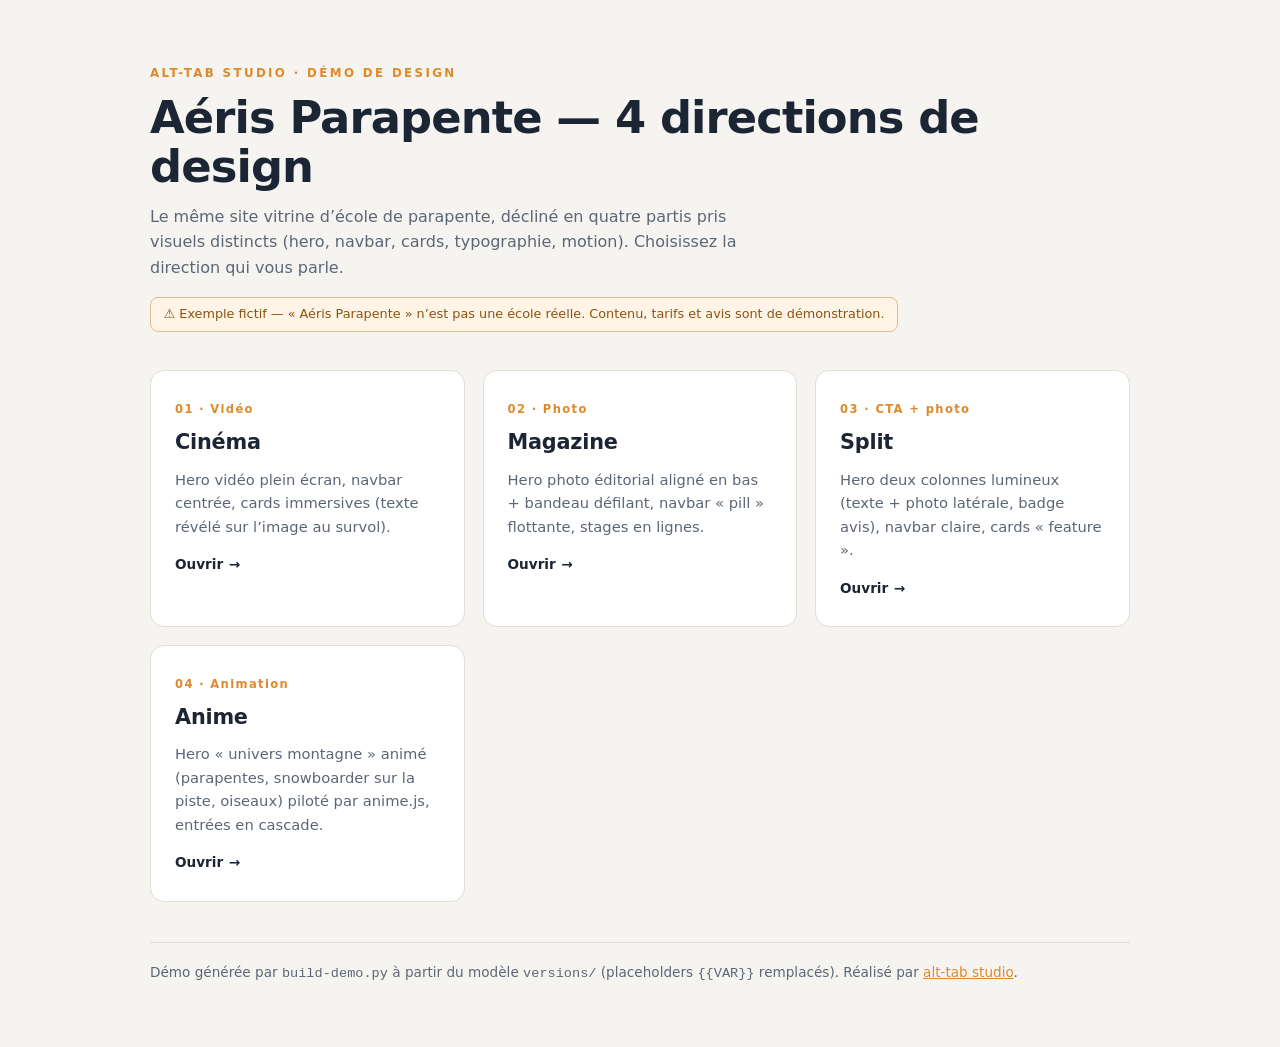
<file: index.html>
<!DOCTYPE html>
<html lang="fr">
<head>
  <meta charset="UTF-8">
  <meta name="robots" content="noindex,nofollow">
  <meta name="viewport" content="width=device-width, initial-scale=1">
  <title>Aéris Parapente — 4 directions de design · démo alt-tab studio</title>
  <link rel="icon" type="image/svg+xml" href="favicon.svg">
  <style>
    :root { --ink:#1b2533; --muted:#5c6675; --line:#e2ded5; --canvas:#f6f4f0; --surface:#fff; --accent:#e0892a; }
    * { box-sizing:border-box; margin:0; padding:0; }
    body { font:16px/1.6 "Hanken Grotesk", system-ui, sans-serif; color:var(--ink); background:var(--canvas); padding:clamp(2rem,5vw,5rem) 1.5rem; }
    .wrap { max-width:980px; margin-inline:auto; }
    .kicker { font-size:.74rem; font-weight:700; letter-spacing:.2em; text-transform:uppercase; color:var(--accent); }
    h1 { font-size:clamp(1.8rem,1.3rem + 2.5vw,2.8rem); line-height:1.1; margin:.6rem 0 .8rem; letter-spacing:-.02em; }
    .lead { color:var(--muted); max-width:62ch; margin-bottom:1rem; }
    .demo-flag { display:inline-block; background:#fff4e6; border:1px solid color-mix(in srgb,var(--accent) 40%,var(--line)); color:#8a5410; font-size:.8rem; padding:.4rem .8rem; border-radius:8px; margin-bottom:2.4rem; }
    .grid { display:grid; grid-template-columns:repeat(auto-fit,minmax(260px,1fr)); gap:1.1rem; }
    .card { display:block; background:var(--surface); border:1px solid var(--line); border-radius:14px; padding:1.5rem 1.5rem 1.6rem; transition:transform .25s ease, box-shadow .25s ease, border-color .25s ease; color:inherit; text-decoration:none; }
    .card:hover { transform:translateY(-4px); box-shadow:0 18px 40px -22px rgba(20,30,45,.35); border-color:color-mix(in srgb, var(--accent) 45%, var(--line)); }
    .card__no { font-size:.72rem; font-weight:700; letter-spacing:.12em; color:var(--accent); }
    .card h2 { font-size:1.3rem; margin:.35rem 0 .5rem; letter-spacing:-.01em; }
    .card p { font-size:.92rem; color:var(--muted); }
    .card__go { display:inline-flex; align-items:center; gap:.35rem; margin-top:1rem; font-size:.85rem; font-weight:600; color:var(--ink); }
    .card:hover .card__go { color:var(--accent); }
    .note { margin-top:2.5rem; font-size:.85rem; color:var(--muted); border-top:1px solid var(--line); padding-top:1.2rem; }
    .note a { color:var(--accent); }
  </style>
</head>
<body>
  <div class="wrap">
    <p class="kicker">alt-tab studio · démo de design</p>
    <h1>Aéris Parapente — 4 directions de design</h1>
    <p class="lead">Le même site vitrine d’école de parapente, décliné en quatre partis pris visuels distincts
       (hero, navbar, cards, typographie, motion). Choisissez la direction qui vous parle.</p>
    <p class="demo-flag">⚠︎ Exemple fictif — « Aéris Parapente » n’est pas une école réelle. Contenu, tarifs et avis sont de démonstration.</p>

    <div class="grid">
      <a class="card" href="cinema/">
        <span class="card__no">01 · Vidéo</span>
        <h2>Cinéma</h2>
        <p>Hero vidéo plein écran, navbar centrée, cards immersives (texte révélé sur l’image au survol).</p>
        <span class="card__go">Ouvrir <span aria-hidden="true">→</span></span>
      </a>
      <a class="card" href="magazine/">
        <span class="card__no">02 · Photo</span>
        <h2>Magazine</h2>
        <p>Hero photo éditorial aligné en bas + bandeau défilant, navbar « pill » flottante, stages en lignes.</p>
        <span class="card__go">Ouvrir <span aria-hidden="true">→</span></span>
      </a>
      <a class="card" href="split/">
        <span class="card__no">03 · CTA + photo</span>
        <h2>Split</h2>
        <p>Hero deux colonnes lumineux (texte + photo latérale, badge avis), navbar claire, cards « feature ».</p>
        <span class="card__go">Ouvrir <span aria-hidden="true">→</span></span>
      </a>
      <a class="card" href="anime/">
        <span class="card__no">04 · Animation</span>
        <h2>Anime</h2>
        <p>Hero « univers montagne » animé (parapentes, snowboarder sur la piste, oiseaux) piloté par anime.js, entrées en cascade.</p>
        <span class="card__go">Ouvrir <span aria-hidden="true">→</span></span>
      </a>
    </div>

    <p class="note">Démo générée par <code>build-demo.py</code> à partir du modèle <code>versions/</code> (placeholders
       <code>{{VAR}}</code> remplacés). Réalisé par <a href="https://lgdlcs.github.io/alt-tab-studio/" target="_blank" rel="noopener">alt-tab studio</a>.</p>
  </div>
</body>
</html>
</file>
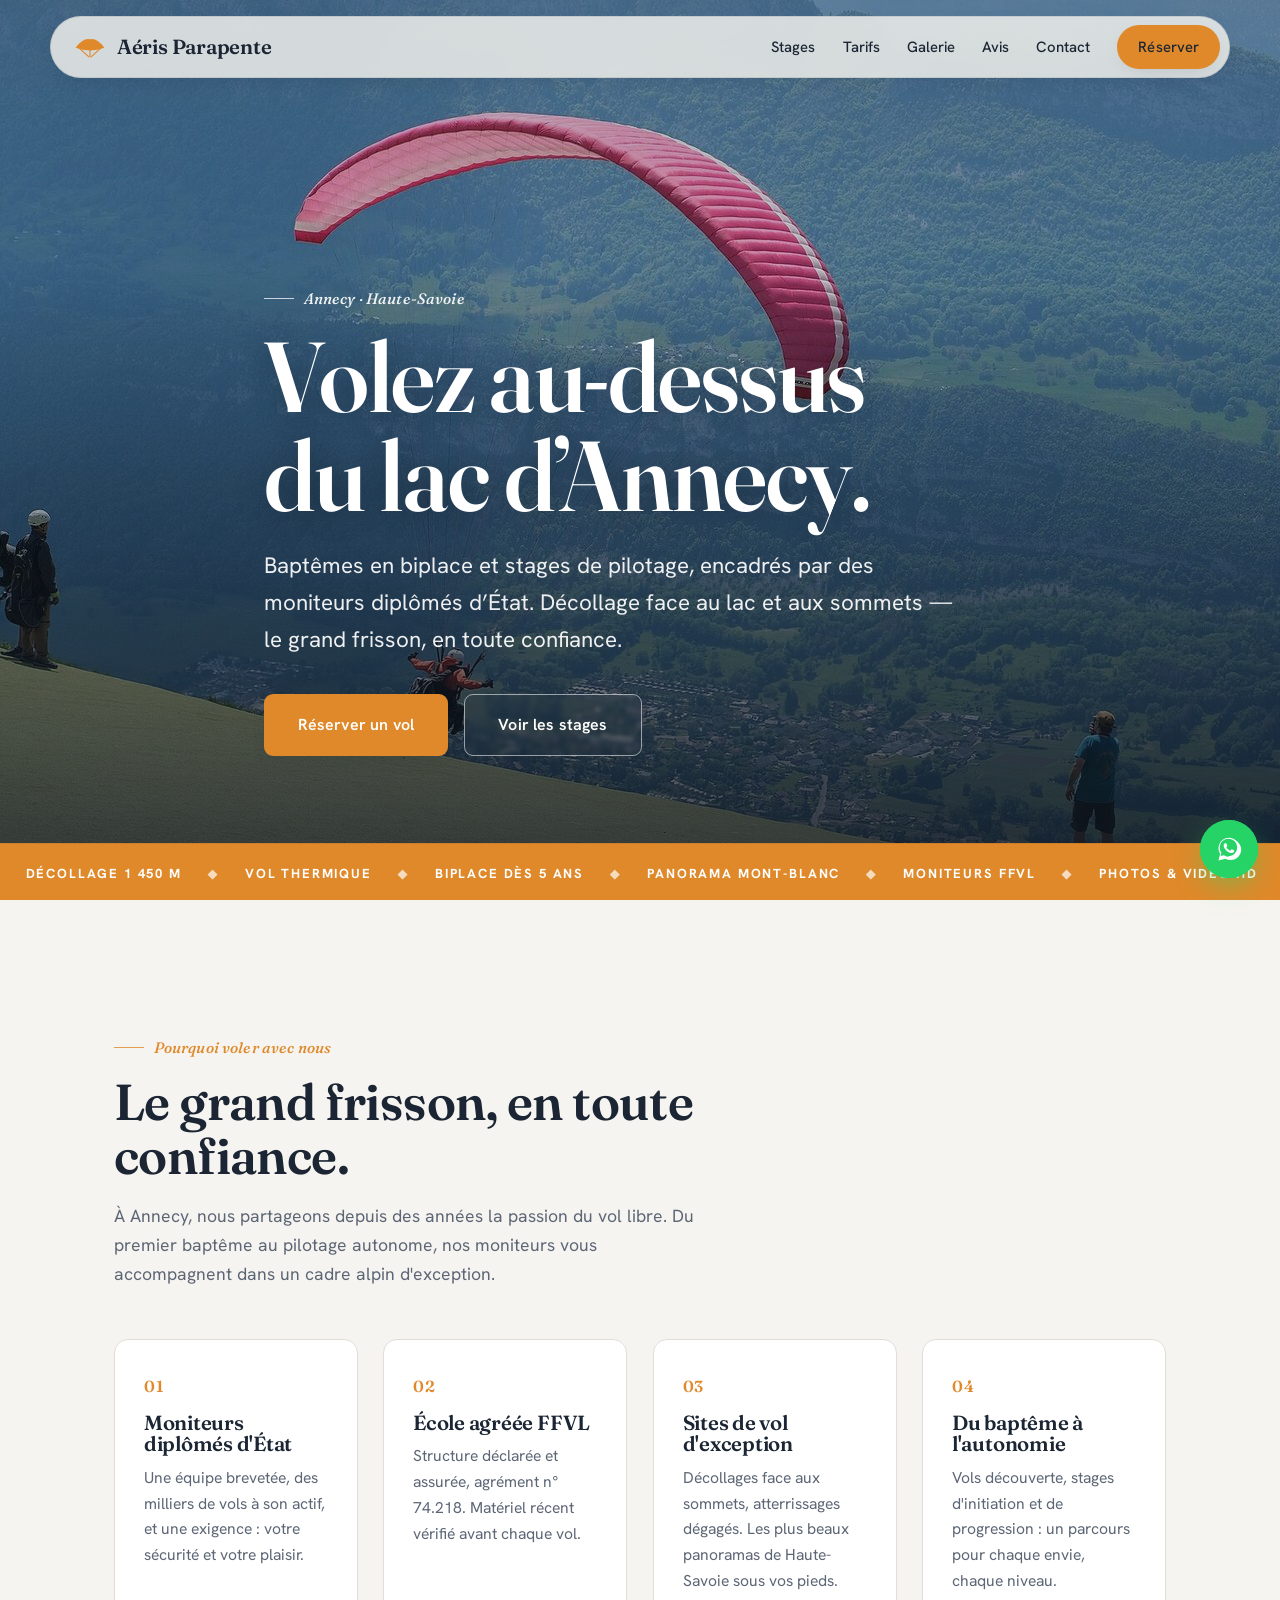
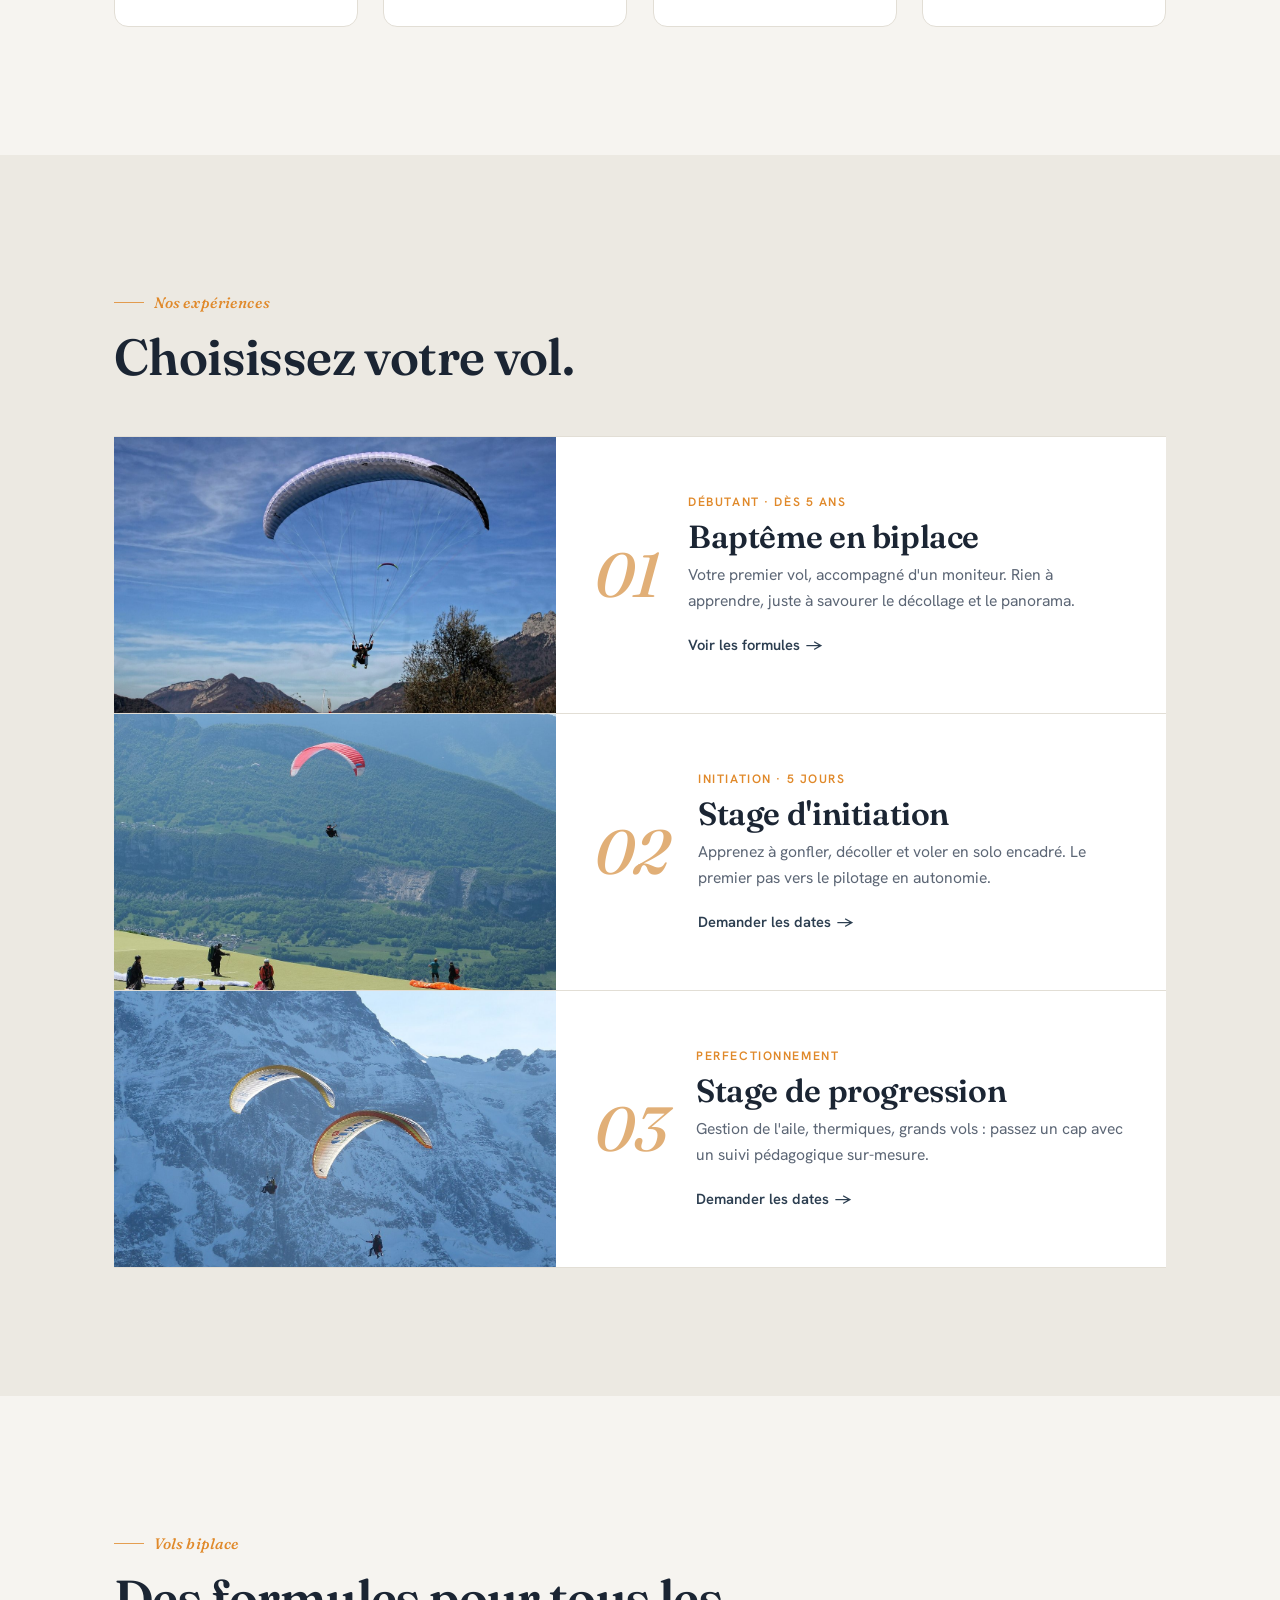
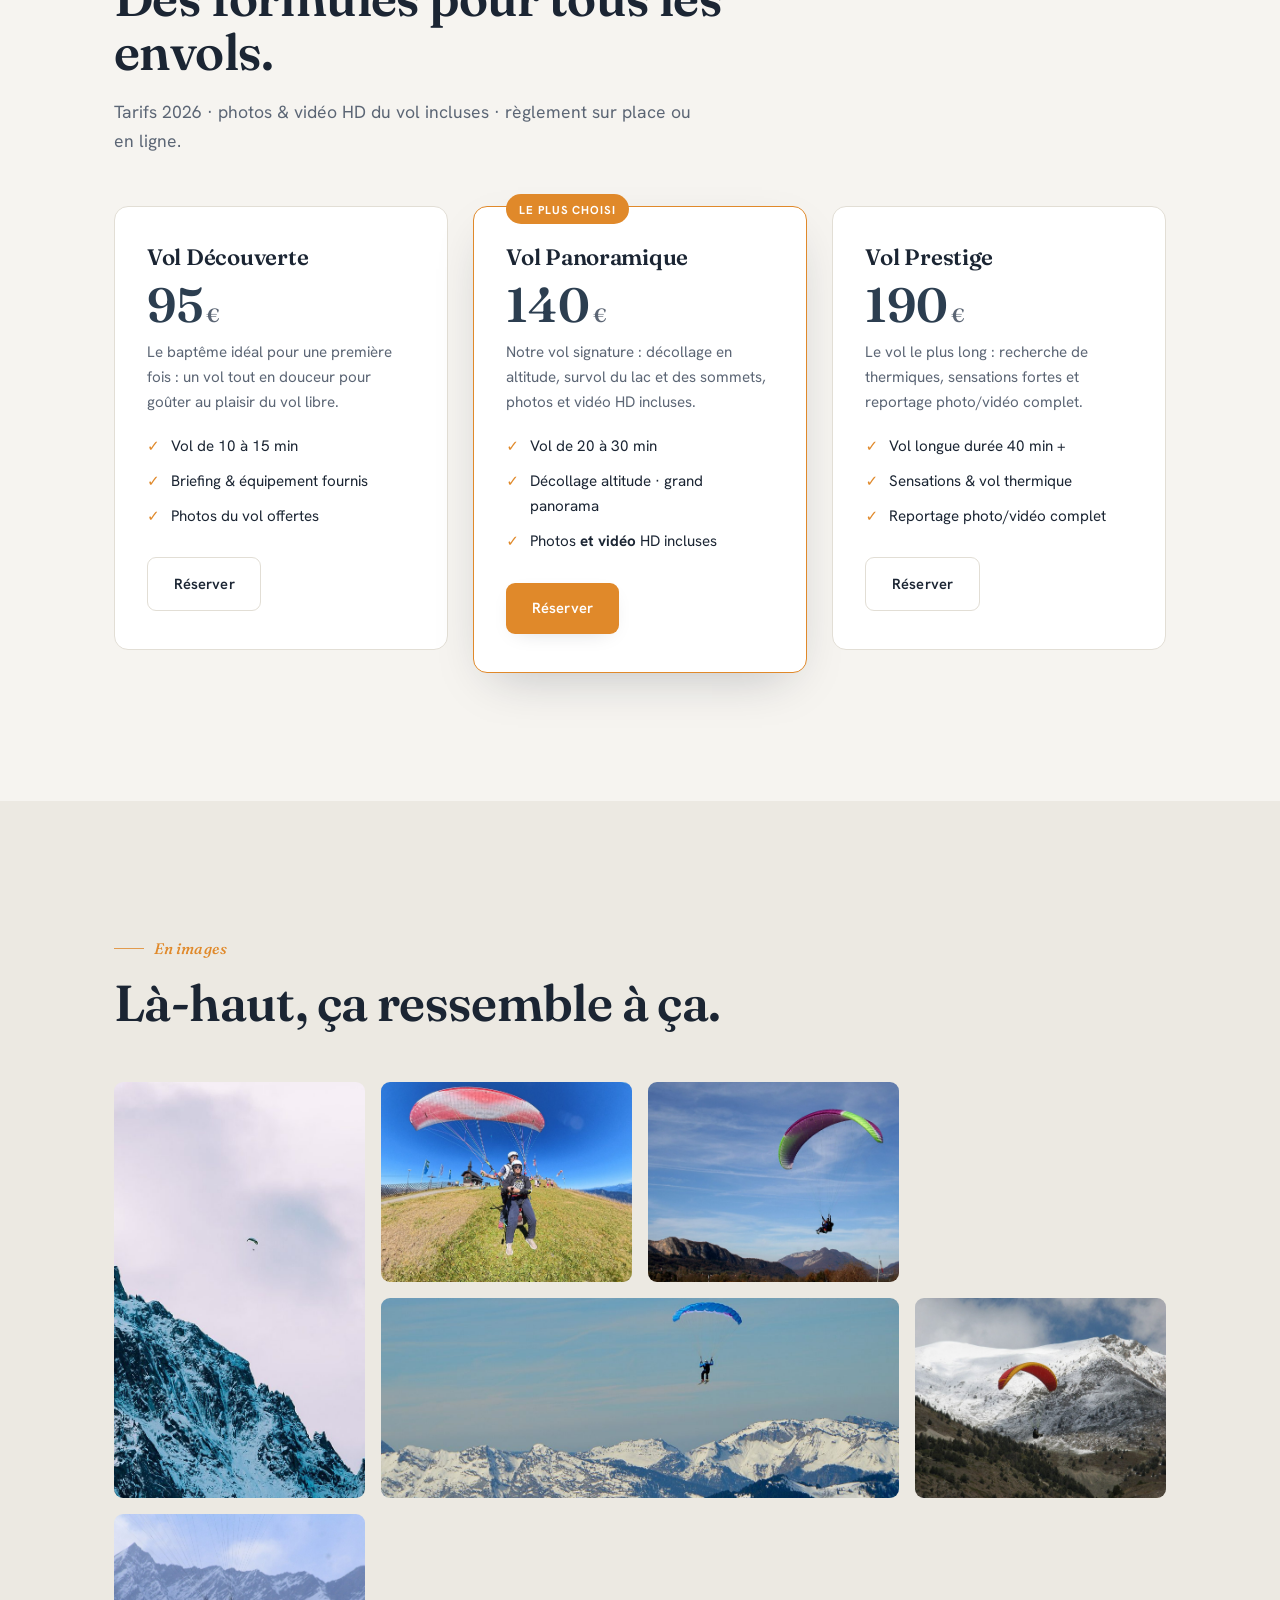
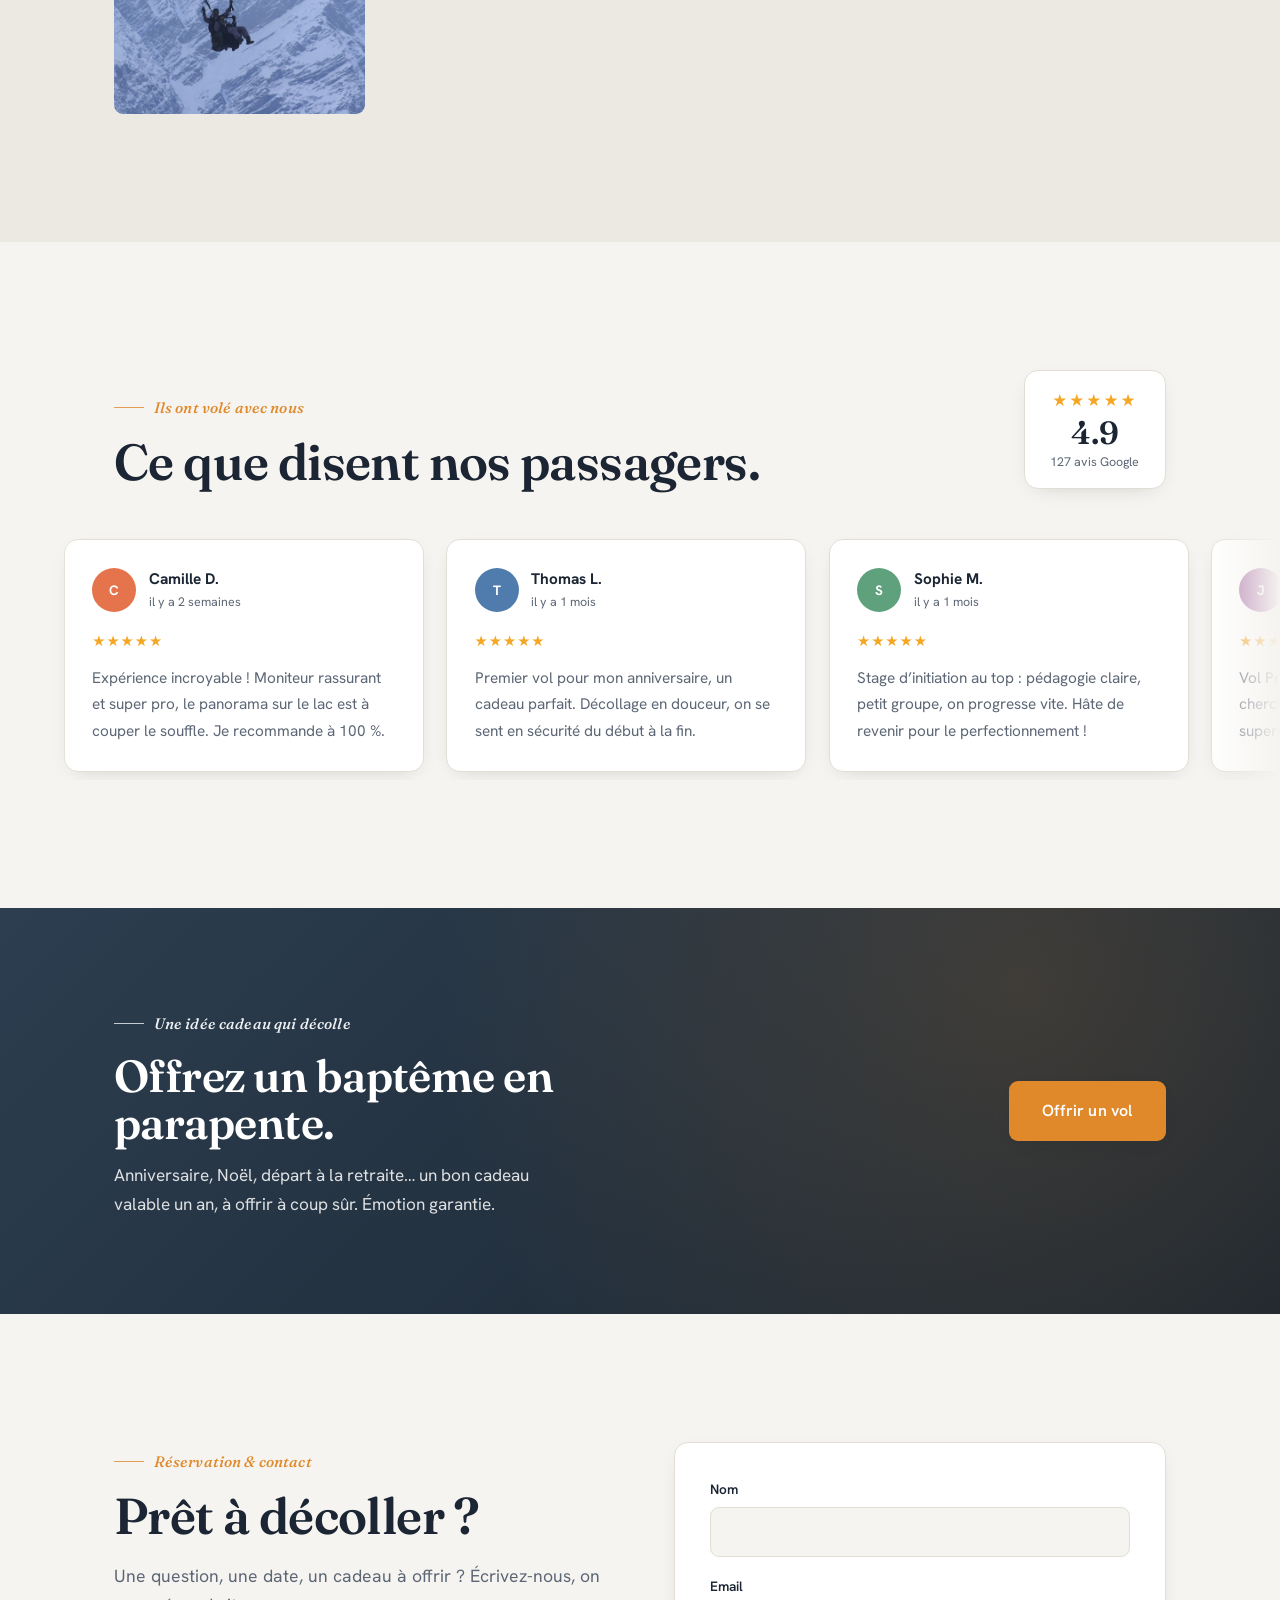
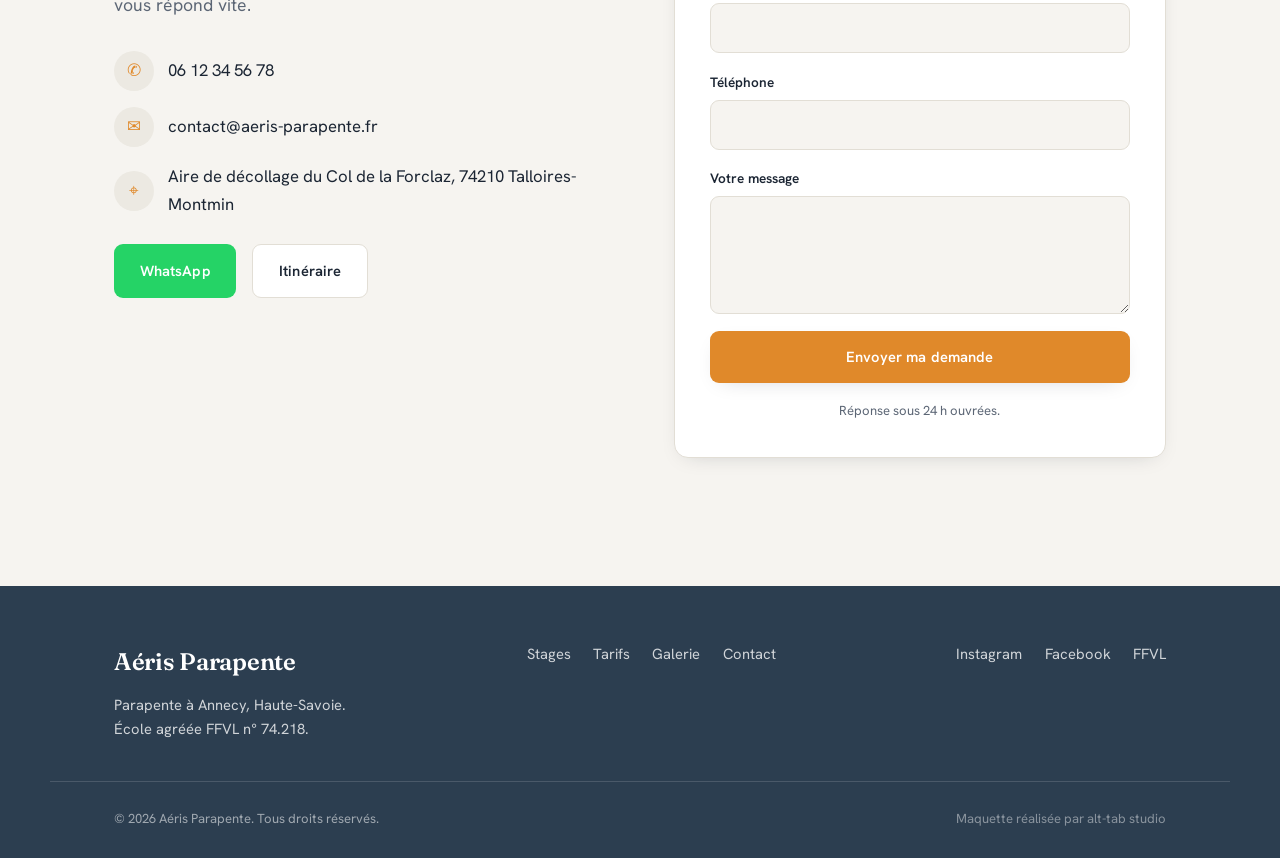
<file: magazine/index.html>
<!DOCTYPE html>
<html lang="fr" data-theme="slate">
<head>
  <meta name="robots" content="noindex,nofollow">
  <meta charset="UTF-8">
  <meta name="viewport" content="width=device-width, initial-scale=1.0">
  <title>Aéris Parapente — Parapente à Annecy · Vols biplace & stages</title>
  <meta name="description" content="Aéris Parapente : baptêmes en parapente biplace et stages de pilotage à Annecy, Haute-Savoie. Moniteurs diplômés, école agréée FFVL. Réservez votre vol.">
  <link rel="canonical" href="https://lgdlcs.github.io/parapente-template">

  <!-- Open Graph / partage -->
  <meta property="og:type" content="website">
  <meta property="og:title" content="Aéris Parapente — Parapente à Annecy">
  <meta property="og:description" content="Baptêmes en biplace et stages de pilotage à Annecy. Moniteurs diplômés, école agréée FFVL.">
  <meta property="og:image" content="https://lgdlcs.github.io/parapente-template/images/hero.jpg">
  <meta property="og:url" content="https://lgdlcs.github.io/parapente-template">
  <meta name="twitter:card" content="summary_large_image">

  <link rel="icon" type="image/svg+xml" href="favicon.svg">

  <!-- Version « Magazine » : éditorial · Fraunces (titres) + Hanken Grotesk (corps) -->
  <link rel="preconnect" href="https://fonts.googleapis.com">
  <link rel="preconnect" href="https://fonts.gstatic.com" crossorigin>
  <link href="https://fonts.googleapis.com/css2?family=Fraunces:ital,opsz,wght@0,9..144,400;0,9..144,500;0,9..144,600;0,9..144,700;1,9..144,400;1,9..144,500&family=Hanken+Grotesk:wght@400;500;600;700&display=swap" rel="stylesheet">

  <link rel="stylesheet" href="style.css">

  <!-- SEO — données structurées de l'école (remplir avec les {{VAR}}) -->
  <script type="application/ld+json">
  {
    "@context": "https://schema.org",
    "@type": "SportsActivityLocation",
    "name": "Aéris Parapente",
    "description": "École de parapente à Annecy, Haute-Savoie — baptêmes biplace et stages de pilotage.",
    "url": "https://lgdlcs.github.io/parapente-template",
    "image": "https://lgdlcs.github.io/parapente-template/images/hero.jpg",
    "telephone": "06 12 34 56 78",
    "email": "contact@aeris-parapente.fr",
    "address": { "@type": "PostalAddress", "addressLocality": "Annecy", "addressRegion": "Haute-Savoie", "addressCountry": "FR" },
    "aggregateRating": { "@type": "AggregateRating", "ratingValue": "4.9", "reviewCount": "127" }
  }
  </script>

  <!-- Analytics (GoatCounter, sans cookie). Remplacer legrand et demo, ou supprimer ce bloc. -->
  <script data-goatcounter="https://legrand.goatcounter.com/count"
          data-goatcounter-settings='{"path":"/demo"}'
          async src="//gc.zgo.at/count.js"></script>
</head>
<body id="top">

  <a class="skip-link" href="#main">Aller au contenu</a>

  <!-- ============ NAVBAR (pill flottante) ============ -->
  <header class="nav" id="nav">
    <div class="wrap nav__inner">
      <a class="brand" href="#top" aria-label="Aéris Parapente — accueil">
        <!-- Logo optionnel : déposez images/logo.svg puis décommentez la ligne ci-dessous.
        <img class="brand__logo" src="../images/logo.svg" alt="Aéris Parapente"> -->
        <span class="brand__mark" aria-hidden="true">
          <svg viewBox="0 0 40 28" width="34" height="24"><path d="M3,15 Q12,3 20,5 Q28,3 37,15 Q20,21 3,15 Z" fill="currentColor"/><line x1="7" y1="15" x2="19" y2="26" stroke="currentColor" stroke-width="1.3"/><line x1="20" y1="6" x2="20" y2="26" stroke="currentColor" stroke-width="1.3"/><line x1="33" y1="15" x2="21" y2="26" stroke="currentColor" stroke-width="1.3"/></svg>
        </span>
        <span class="brand__name">Aéris Parapente</span>
      </a>

      <nav class="nav__links" id="navLinks" aria-label="Navigation principale">
        <a href="#stages">Stages</a>
        <a href="#tarifs">Tarifs</a>
        <a href="#galerie">Galerie</a>
        <a href="#avis">Avis</a>
        <a href="#contact">Contact</a>
        <a class="btn btn--accent nav__cta" href="#contact" data-prefill="Bonjour, je souhaite réserver un vol en parapente.">Réserver</a>
      </nav>

      <button class="nav__burger" id="burger" aria-label="Ouvrir le menu" aria-expanded="false" aria-controls="navLinks">
        <span></span><span></span><span></span>
      </button>
    </div>
  </header>

  <main id="main">

  <!-- ============ HERO PHOTO ÉDITORIAL (contenu bas + marquee) ============ -->
  <section class="hero" id="hero">
    <img class="hero__bg" src="../images/hero.jpg" alt="" aria-hidden="true">
    <div class="hero__overlay"></div>
    <div class="wrap hero__content">
      <p class="eyebrow eyebrow--light" data-reveal>Annecy · Haute-Savoie</p>
      <h1 class="hero__title" data-reveal>Volez au-dessus du lac d’Annecy.</h1>
      <p class="hero__sub" data-reveal>Baptêmes en biplace et stages de pilotage, encadrés par des moniteurs diplômés d’État. Décollage face au lac et aux sommets — le grand frisson, en toute confiance.</p>
      <div class="hero__cta" data-reveal>
        <a class="btn btn--accent btn--lg" href="#contact" data-prefill="Bonjour, je souhaite réserver un vol en parapente.">Réserver un vol</a>
        <a class="btn btn--ghost btn--lg" href="#stages">Voir les stages</a>
      </div>
    </div>
    <div class="hero__marquee" aria-hidden="true">
      <div class="hero__marquee-track">
        <span>Décollage 1 450 m</span><span class="dot">◆</span><span>Vol thermique</span><span class="dot">◆</span><span>Biplace dès 5 ans</span><span class="dot">◆</span><span>Panorama Mont-Blanc</span><span class="dot">◆</span><span>Moniteurs FFVL</span><span class="dot">◆</span><span>Photos & vidéo HD</span><span class="dot">◆</span>
        <span>Décollage 1 450 m</span><span class="dot">◆</span><span>Vol thermique</span><span class="dot">◆</span><span>Biplace dès 5 ans</span><span class="dot">◆</span><span>Panorama Mont-Blanc</span><span class="dot">◆</span><span>Moniteurs FFVL</span><span class="dot">◆</span><span>Photos & vidéo HD</span><span class="dot">◆</span>
      </div>
    </div>
  </section>

  <!-- ============ POURQUOI NOUS ============ -->
  <section class="section" id="intro">
    <div class="wrap">
      <div class="section__head" data-reveal>
        <p class="eyebrow">Pourquoi voler avec nous</p>
        <h2 class="section__title">Le grand frisson, en toute confiance.</h2>
        <p class="section__lead">À Annecy, nous partageons depuis des années la passion du vol libre. Du premier baptême au pilotage autonome, nos moniteurs vous accompagnent dans un cadre alpin d'exception.</p>
      </div>

      <div class="pillars">
        <article class="pillar" data-reveal>
          <span class="pillar__num">01</span>
          <h3>Moniteurs diplômés d'État</h3>
          <p>Une équipe brevetée, des milliers de vols à son actif, et une exigence : votre sécurité et votre plaisir.</p>
        </article>
        <article class="pillar" data-reveal>
          <span class="pillar__num">02</span>
          <h3>École agréée FFVL</h3>
          <p>Structure déclarée et assurée, agrément n° 74.218. Matériel récent vérifié avant chaque vol.</p>
        </article>
        <article class="pillar" data-reveal>
          <span class="pillar__num">03</span>
          <h3>Sites de vol d'exception</h3>
          <p>Décollages face aux sommets, atterrissages dégagés. Les plus beaux panoramas de Haute-Savoie sous vos pieds.</p>
        </article>
        <article class="pillar" data-reveal>
          <span class="pillar__num">04</span>
          <h3>Du baptême à l'autonomie</h3>
          <p>Vols découverte, stages d'initiation et de progression : un parcours pour chaque envie, chaque niveau.</p>
        </article>
      </div>
    </div>
  </section>

  <!-- ============ STAGES & FORMULES (lignes horizontales) ============ -->
  <section class="section section--alt" id="stages">
    <div class="wrap">
      <div class="section__head" data-reveal>
        <p class="eyebrow">Nos expériences</p>
        <h2 class="section__title">Choisissez votre vol.</h2>
      </div>

      <div class="cards">
        <article class="card" data-reveal>
          <div class="card__media"><img src="../images/stage-1.jpg" alt="Baptême en parapente biplace" loading="lazy" width="1000" height="750"></div>
          <div class="card__body">
            <span class="card__index" aria-hidden="true">01</span>
            <div>
              <p class="card__tag">Débutant · Dès 5 ans</p>
              <h3>Baptême en biplace</h3>
              <p>Votre premier vol, accompagné d'un moniteur. Rien à apprendre, juste à savourer le décollage et le panorama.</p>
              <a class="link-arrow" href="#tarifs">Voir les formules <span aria-hidden="true">→</span></a>
            </div>
          </div>
        </article>

        <article class="card" data-reveal>
          <div class="card__media"><img src="../images/stage-2.jpg" alt="Stage d'initiation au parapente" loading="lazy" width="1000" height="750"></div>
          <div class="card__body">
            <span class="card__index" aria-hidden="true">02</span>
            <div>
              <p class="card__tag">Initiation · 5 jours</p>
              <h3>Stage d'initiation</h3>
              <p>Apprenez à gonfler, décoller et voler en solo encadré. Le premier pas vers le pilotage en autonomie.</p>
              <a class="link-arrow" href="#contact" data-prefill="Bonjour, je souhaite connaître les prochaines dates du stage d'initiation.">Demander les dates <span aria-hidden="true">→</span></a>
            </div>
          </div>
        </article>

        <article class="card" data-reveal>
          <div class="card__media"><img src="../images/stage-3.jpg" alt="Stage de progression et perfectionnement" loading="lazy" width="1000" height="750"></div>
          <div class="card__body">
            <span class="card__index" aria-hidden="true">03</span>
            <div>
              <p class="card__tag">Perfectionnement</p>
              <h3>Stage de progression</h3>
              <p>Gestion de l'aile, thermiques, grands vols : passez un cap avec un suivi pédagogique sur-mesure.</p>
              <a class="link-arrow" href="#contact" data-prefill="Bonjour, je souhaite connaître les prochaines dates du stage de progression.">Demander les dates <span aria-hidden="true">→</span></a>
            </div>
          </div>
        </article>
      </div>
    </div>
  </section>

  <!-- ============ TARIFS ============ -->
  <section class="section" id="tarifs">
    <div class="wrap">
      <div class="section__head" data-reveal>
        <p class="eyebrow">Vols biplace</p>
        <h2 class="section__title">Des formules pour tous les envols.</h2>
        <p class="section__lead">Tarifs 2026 · photos & vidéo HD du vol incluses · règlement sur place ou en ligne.</p>
      </div>

      <div class="pricing">
        <article class="price" data-reveal>
          <h3 class="price__name">Vol Découverte</h3>
          <p class="price__amount">95<span>€</span></p>
          <p class="price__desc">Le baptême idéal pour une première fois : un vol tout en douceur pour goûter au plaisir du vol libre.</p>
          <ul class="price__list">
            <li>Vol de 10 à 15 min</li>
            <li>Briefing & équipement fournis</li>
            <li>Photos du vol offertes</li>
          </ul>
          <a class="btn btn--outline" href="#contact" data-prefill="Bonjour, je souhaite réserver la formule Vol Découverte (95 €).">Réserver</a>
        </article>

        <article class="price price--featured" data-reveal>
          <span class="price__badge">Le plus choisi</span>
          <h3 class="price__name">Vol Panoramique</h3>
          <p class="price__amount">140<span>€</span></p>
          <p class="price__desc">Notre vol signature : décollage en altitude, survol du lac et des sommets, photos et vidéo HD incluses.</p>
          <ul class="price__list">
            <li>Vol de 20 à 30 min</li>
            <li>Décollage altitude · grand panorama</li>
            <li>Photos <strong>et vidéo</strong> HD incluses</li>
          </ul>
          <a class="btn btn--accent" href="#contact" data-prefill="Bonjour, je souhaite réserver la formule Vol Panoramique (140 €).">Réserver</a>
        </article>

        <article class="price" data-reveal>
          <h3 class="price__name">Vol Prestige</h3>
          <p class="price__amount">190<span>€</span></p>
          <p class="price__desc">Le vol le plus long : recherche de thermiques, sensations fortes et reportage photo/vidéo complet.</p>
          <ul class="price__list">
            <li>Vol longue durée 40 min +</li>
            <li>Sensations & vol thermique</li>
            <li>Reportage photo/vidéo complet</li>
          </ul>
          <a class="btn btn--outline" href="#contact" data-prefill="Bonjour, je souhaite réserver la formule Vol Prestige (190 €).">Réserver</a>
        </article>
      </div>
    </div>
  </section>

  <!-- ============ GALERIE ============ -->
  <section class="section section--alt" id="galerie">
    <div class="wrap">
      <div class="section__head" data-reveal>
        <p class="eyebrow">En images</p>
        <h2 class="section__title">Là-haut, ça ressemble à ça.</h2>
      </div>
      <div class="gallery" id="gallery">
        <button class="gallery__item gallery__item--tall" data-reveal><img src="../images/gallery-1.jpg" alt="Vue depuis un vol en parapente" loading="lazy" width="1000" height="750"></button>
        <button class="gallery__item" data-reveal><img src="../images/gallery-2.jpg" alt="Décollage en parapente" loading="lazy" width="1000" height="750"></button>
        <button class="gallery__item" data-reveal><img src="../images/gallery-3.jpg" alt="Parapente au-dessus des montagnes" loading="lazy" width="1000" height="750"></button>
        <button class="gallery__item gallery__item--wide" data-reveal><img src="../images/gallery-4.jpg" alt="Vol biplace au coucher du soleil" loading="lazy" width="1000" height="750"></button>
        <button class="gallery__item" data-reveal><img src="../images/gallery-5.jpg" alt="Panorama alpin en vol" loading="lazy" width="1000" height="750"></button>
        <button class="gallery__item" data-reveal><img src="../images/gallery-6.jpg" alt="Parapente face aux sommets" loading="lazy" width="1000" height="750"></button>
      </div>
    </div>
  </section>

  <!-- ============ AVIS GOOGLE (carrousel) ============ -->
  <section class="section" id="avis">
    <div class="wrap">
      <div class="reviews__head" data-reveal>
        <div>
          <p class="eyebrow">Ils ont volé avec nous</p>
          <h2 class="section__title">Ce que disent nos passagers.</h2>
        </div>
        <a class="reviews__badge" href="https://www.google.com/maps" target="_blank" rel="noopener">
          <span class="reviews__stars" aria-hidden="true">★★★★★</span>
          <span class="reviews__score">4.9</span>
          <span class="reviews__count">127 avis Google</span>
        </a>
      </div>
    </div>

    <div class="reviews" id="reviews">
      <div class="reviews__track" id="reviewsTrack">
        <figure class="review">
          <div class="review__top"><span class="review__avatar" style="--c:#E5734B">C</span><figcaption><span class="review__name">Camille D.</span><span class="review__date">il y a 2 semaines</span></figcaption></div>
          <span class="review__stars" aria-hidden="true">★★★★★</span>
          <blockquote>Expérience incroyable ! Moniteur rassurant et super pro, le panorama sur le lac est à couper le souffle. Je recommande à 100 %.</blockquote>
        </figure>
        <figure class="review">
          <div class="review__top"><span class="review__avatar" style="--c:#4F7CAC">T</span><figcaption><span class="review__name">Thomas L.</span><span class="review__date">il y a 1 mois</span></figcaption></div>
          <span class="review__stars" aria-hidden="true">★★★★★</span>
          <blockquote>Premier vol pour mon anniversaire, un cadeau parfait. Décollage en douceur, on se sent en sécurité du début à la fin.</blockquote>
        </figure>
        <figure class="review">
          <div class="review__top"><span class="review__avatar" style="--c:#5FA17D">S</span><figcaption><span class="review__name">Sophie M.</span><span class="review__date">il y a 1 mois</span></figcaption></div>
          <span class="review__stars" aria-hidden="true">★★★★★</span>
          <blockquote>Stage d’initiation au top : pédagogie claire, petit groupe, on progresse vite. Hâte de revenir pour le perfectionnement !</blockquote>
        </figure>
        <figure class="review">
          <div class="review__top"><span class="review__avatar" style="--c:#B07BB0">J</span><figcaption><span class="review__name">Julien R.</span><span class="review__date">il y a 2 mois</span></figcaption></div>
          <span class="review__stars" aria-hidden="true">★★★★★</span>
          <blockquote>Vol Prestige inoubliable, 45 min en l’air à chercher les thermiques. Les photos sont superbes. Merci à toute l’équipe.</blockquote>
        </figure>
        <figure class="review">
          <div class="review__top"><span class="review__avatar" style="--c:#C9912E">L</span><figcaption><span class="review__name">Laëtitia B.</span><span class="review__date">il y a 3 mois</span></figcaption></div>
          <span class="review__stars" aria-hidden="true">★★★★★</span>
          <blockquote>J’avais le vertige, l’équipe m’a mise en confiance. Au final je n’avais qu’une envie : recommencer ! Un grand merci.</blockquote>
        </figure>
        <figure class="review">
          <div class="review__top"><span class="review__avatar" style="--c:#3FA0A8">M</span><figcaption><span class="review__name">Marc V.</span><span class="review__date">il y a 3 mois</span></figcaption></div>
          <span class="review__stars" aria-hidden="true">★★★★★</span>
          <blockquote>Accueil chaleureux, matériel nickel, et quelle vue ! Le bon cadeau a fait un carton auprès de mon père. Au top.</blockquote>
        </figure>
      </div>
    </div>
  </section>

  <!-- ============ BON CADEAU ============ -->
  <section class="gift" id="cadeau">
    <div class="wrap gift__inner" data-reveal>
      <div>
        <p class="eyebrow eyebrow--light">Une idée cadeau qui décolle</p>
        <h2 class="gift__title">Offrez un baptême en parapente.</h2>
        <p class="gift__text">Anniversaire, Noël, départ à la retraite… un bon cadeau valable un an, à offrir à coup sûr. Émotion garantie.</p>
      </div>
      <a class="btn btn--accent btn--lg" href="#contact" data-prefill="Bonjour, je souhaite offrir un bon cadeau pour un vol en parapente.">Offrir un vol</a>
    </div>
  </section>

  <!-- ============ CONTACT ============ -->
  <section class="section" id="contact">
    <div class="wrap contact">
      <div class="contact__info" data-reveal>
        <p class="eyebrow">Réservation & contact</p>
        <h2 class="section__title">Prêt à décoller ?</h2>
        <p class="section__lead">Une question, une date, un cadeau à offrir ? Écrivez-nous, on vous répond vite.</p>

        <ul class="contact__list">
          <li><span class="contact__ico" aria-hidden="true">✆</span><a href="tel:+33612345678">06 12 34 56 78</a></li>
          <li><span class="contact__ico" aria-hidden="true">✉</span><a href="mailto:contact@aeris-parapente.fr">contact@aeris-parapente.fr</a></li>
          <li><span class="contact__ico" aria-hidden="true">⌖</span><span>Aire de décollage du Col de la Forclaz, 74210 Talloires-Montmin</span></li>
        </ul>
        <div class="contact__actions">
          <a class="btn btn--whatsapp" href="https://wa.me/33612345678?text=Bonjour%2C%20je%20vous%20contacte%20depuis%20votre%20site." target="_blank" rel="noopener">WhatsApp</a>
          <a class="btn btn--outline" href="https://www.google.com/maps/search/?api=1&query=Col+de+la+Forclaz+parapente" target="_blank" rel="noopener">Itinéraire</a>
        </div>
      </div>

      <form class="contact__form" data-reveal action="https://formspree.io/f/xnjrlebb" method="POST">
        <input type="hidden" name="prospect" value="Aéris Parapente">
        <label>Nom<input type="text" name="nom" required autocomplete="name"></label>
        <label>Email<input type="email" name="email" required autocomplete="email"></label>
        <label>Téléphone<input type="tel" name="telephone" autocomplete="tel"></label>
        <label>Votre message<textarea name="message" rows="4" required></textarea></label>
        <button class="btn btn--accent btn--block" type="submit">Envoyer ma demande</button>
        <p class="contact__note">Réponse sous 24 h ouvrées.</p>
        <p class="contact__status" role="status" aria-live="polite" hidden></p>
      </form>
    </div>
  </section>

  </main>

  <!-- ============ FOOTER ============ -->
  <footer class="footer">
    <div class="wrap footer__inner">
      <div class="footer__brand">
        <span class="brand__name">Aéris Parapente</span>
        <p>Parapente à Annecy, Haute-Savoie.<br>École agréée FFVL n° 74.218.</p>
      </div>
      <nav class="footer__nav" aria-label="Pied de page">
        <a href="#stages">Stages</a>
        <a href="#tarifs">Tarifs</a>
        <a href="#galerie">Galerie</a>
        <a href="#contact">Contact</a>
      </nav>
      <div class="footer__social">
        <a href="https://www.instagram.com/" target="_blank" rel="noopener">Instagram</a>
        <a href="https://www.facebook.com/" target="_blank" rel="noopener">Facebook</a>
        <a href="https://www.ffvl.fr" target="_blank" rel="noopener">FFVL</a>
      </div>
    </div>
    <div class="wrap footer__bottom">
      <span>© 2026 Aéris Parapente. Tous droits réservés.</span>
      <span class="footer__credit">Maquette réalisée par <a href="https://lgdlcs.github.io/alt-tab-studio/" target="_blank" rel="noopener">alt-tab studio</a></span>
    </div>
  </footer>

  <!-- Bouton de contact flottant. PAR DÉFAUT : WhatsApp. Si le prospect N'A PAS de WhatsApp,
       supprime ce bloc et décommente la « variante appel » juste en dessous. -->
  <a class="wa-float" href="https://wa.me/33612345678?text=Bonjour%2C%20je%20vous%20contacte%20depuis%20votre%20site." target="_blank" rel="noopener" aria-label="Écrire à Aéris Parapente sur WhatsApp — 06 12 34 56 78">
    <span class="wa-float__label">06 12 34 56 78</span>
    <svg class="wa-float__icon" viewBox="0 0 32 32" width="28" height="28" aria-hidden="true"><path fill="currentColor" d="M16 3C9.4 3 4 8.4 4 15c0 2.3.7 4.5 1.9 6.4L4 29l7.8-1.9c1.8 1 3.9 1.5 6 1.5h.2c6.6 0 12-5.4 12-12S22.6 3 16 3zm0 21.8c-1.9 0-3.7-.5-5.3-1.5l-.4-.2-3.9.9.9-3.8-.3-.4c-1.1-1.7-1.6-3.6-1.6-5.6 0-5.5 4.5-9.9 10-9.9s9.9 4.4 9.9 9.9-4.4 9.9-9.9 9.9zm5.4-7.4c-.3-.1-1.8-.9-2-1-.3-.1-.5-.1-.7.1s-.8 1-.9 1.2c-.2.2-.3.2-.6.1-.3-.1-1.3-.5-2.4-1.5-.9-.8-1.5-1.8-1.7-2.1-.2-.3 0-.5.1-.6l.5-.5c.2-.2.2-.3.3-.5.1-.2 0-.4 0-.5s-.7-1.7-1-2.3c-.2-.6-.5-.5-.7-.5h-.6c-.2 0-.5.1-.8.4-.3.3-1 1-1 2.5s1.1 2.9 1.2 3.1c.1.2 2.1 3.3 5.1 4.6.7.3 1.3.5 1.7.6.7.2 1.4.2 1.9.1.6-.1 1.8-.7 2-1.4.3-.7.3-1.3.2-1.4-.1-.2-.3-.2-.6-.4z"/></svg>
  </a>
  <!-- VARIANTE APPEL (prospect sans WhatsApp) — décommente et supprime le bloc ci-dessus :
  <a class="wa-float wa-float--tel" href="tel:+33612345678" aria-label="Appeler Aéris Parapente au 06 12 34 56 78">
    <span class="wa-float__label">06 12 34 56 78</span>
    <svg class="wa-float__icon" viewBox="0 0 24 24" width="26" height="26" aria-hidden="true"><path fill="currentColor" d="M6.6 10.8c1.4 2.8 3.8 5.2 6.6 6.6l2.2-2.2c.3-.3.7-.4 1-.2 1.1.4 2.3.6 3.6.6.6 0 1 .4 1 1V20c0 .6-.4 1-1 1C10.6 21 3 13.4 3 4c0-.6.4-1 1-1h3.5c.6 0 1 .4 1 1 0 1.3.2 2.5.6 3.6.1.4 0 .8-.3 1l-2.2 2.2z"/></svg>
  </a>
  -->

  <script src="script.js"></script>
</body>
</html>
</file>
<file: magazine/style.css>
/* =================================================================
   Aéris Parapente — version « Magazine »
   Hero photo éditorial (contenu bas + marquee) · navbar pill flottante
   · cards en lignes horizontales · Fraunces + Hanken Grotesk · 4 thèmes
   ================================================================= */

/* ---------- Thèmes ---------- */
:root,
:root[data-theme="slate"] {
  --canvas:#f6f4f0; --surface:#ffffff; --surface-alt:#ece9e2;
  --ink:#1b2533; --muted:#5c6675; --line:#e2ded5;
  --primary:#2c3e50; --accent:#e0892a; --accent-ink:#ffffff;
}
:root[data-theme="night"] {
  --canvas:#f2f3f8; --surface:#ffffff; --surface-alt:#e7e9f1;
  --ink:#161d2e; --muted:#586079; --line:#dcdfea;
  --primary:#1e2a4a; --accent:#ff6a5d; --accent-ink:#ffffff;
}
:root[data-theme="forest"] {
  --canvas:#f3f6f0; --surface:#ffffff; --surface-alt:#e6ece0;
  --ink:#19231a; --muted:#566256; --line:#dde3d5;
  --primary:#2f4a36; --accent:#c39a4f; --accent-ink:#1c1408;
}
:root[data-theme="charcoal"] {
  --canvas:#f5f5f3; --surface:#ffffff; --surface-alt:#e8e8e5;
  --ink:#1b1b1d; --muted:#5e5f62; --line:#e0e0dc;
  --primary:#2a2c2e; --accent:#4a90c2; --accent-ink:#ffffff;
}

:root {
  --font-display:"Fraunces", Georgia, "Times New Roman", serif;
  --font-body:"Hanken Grotesk", system-ui, -apple-system, sans-serif;
  --wrap:1180px;
  --pad:clamp(1.25rem, 5vw, 4rem);
  --radius:14px;
  --radius-sm:9px;
  --shadow:0 18px 50px -20px rgba(20,30,45,.28);
  --shadow-sm:0 6px 22px -12px rgba(20,30,45,.25);
  --ease:cubic-bezier(.22,.61,.36,1);
}

/* ---------- Reset / base ---------- */
*,*::before,*::after { box-sizing:border-box; margin:0; padding:0; }
html { scroll-behavior:smooth; -webkit-text-size-adjust:100%; }
body {
  font-family:var(--font-body);
  background:var(--canvas);
  color:var(--ink);
  line-height:1.65;
  font-size:clamp(1rem,.96rem + .2vw,1.075rem);
  -webkit-font-smoothing:antialiased;
  overflow-x:hidden;
}
img,svg { display:block; max-width:100%; }
a { color:inherit; text-decoration:none; }
button { font:inherit; cursor:pointer; border:none; background:none; color:inherit; }
ul { list-style:none; }
::selection { background:var(--accent); color:var(--accent-ink); }

h1,h2,h3 { font-family:var(--font-display); font-weight:600; line-height:1.06; letter-spacing:-.012em; }

.wrap { width:100%; max-width:var(--wrap); margin-inline:auto; padding-inline:var(--pad); }

.skip-link { position:absolute; left:-9999px; top:0; z-index:200; background:var(--primary); color:#fff; padding:.7rem 1.1rem; border-radius:0 0 8px 0; }
.skip-link:focus { left:0; }

/* ---------- Eyebrow (éditorial, italique) ---------- */
.eyebrow {
  display:inline-flex; align-items:center; gap:.6rem;
  font-family:var(--font-display); font-style:italic; font-size:.95rem; font-weight:500; letter-spacing:.01em; text-transform:none;
  color:var(--accent); margin-bottom:1rem;
}
.eyebrow::before { content:""; width:30px; height:1px; background:currentColor; opacity:.8; }
.eyebrow--light { color:rgba(255,255,255,.92); }

/* ---------- Boutons ---------- */
.btn { display:inline-flex; align-items:center; justify-content:center; gap:.5rem; padding:.85rem 1.6rem; border-radius:var(--radius-sm); font-weight:600; font-size:.92rem; letter-spacing:.01em; transition:transform .25s var(--ease), background .25s, color .25s, box-shadow .25s, border-color .25s; white-space:nowrap; }
.btn--lg { padding:1.05rem 2.1rem; font-size:1rem; }
.btn--block { width:100%; }
.btn--accent { background:var(--accent); color:var(--accent-ink); box-shadow:var(--shadow-sm); }
.btn--accent:hover { transform:translateY(-2px); box-shadow:var(--shadow); filter:brightness(1.04); }
.btn--outline { border:1.5px solid var(--line); color:var(--ink); background:var(--surface); }
.btn--outline:hover { border-color:var(--primary); background:var(--primary); color:#fff; transform:translateY(-2px); }
.btn--ghost { color:#fff; border:1.5px solid rgba(255,255,255,.55); backdrop-filter:blur(2px); }
.btn--ghost:hover { background:rgba(255,255,255,.14); border-color:#fff; transform:translateY(-2px); }
.btn--whatsapp { background:#25D366; color:#fff; }
.btn--whatsapp:hover { transform:translateY(-2px); filter:brightness(1.05); }

.link-arrow { display:inline-flex; align-items:center; gap:.4rem; font-weight:600; color:var(--primary); font-size:.92rem; }
.link-arrow span { transition:transform .25s var(--ease); }
.link-arrow:hover span { transform:translateX(5px); }

/* ---------- Navbar PILL flottante ---------- */
.nav { position:fixed; inset:0 0 auto 0; z-index:100; padding-top:1rem; transition:padding .35s; }
.nav__inner { display:flex; align-items:center; justify-content:space-between; gap:1rem; height:auto;
  padding:.5rem .55rem .5rem 1.4rem; border-radius:999px;
  background:color-mix(in srgb, var(--canvas) 82%, transparent); backdrop-filter:blur(14px);
  border:1px solid color-mix(in srgb, var(--ink) 10%, transparent); box-shadow:var(--shadow-sm);
  transition:background .35s, box-shadow .35s; }
.nav--scrolled { padding-top:.5rem; }
.nav--scrolled .nav__inner { background:color-mix(in srgb, var(--canvas) 96%, transparent); box-shadow:var(--shadow); }
.brand { display:inline-flex; align-items:center; gap:.6rem; color:var(--ink); }
.brand__mark { display:inline-flex; color:var(--accent); }
.brand__logo { height:34px; width:auto; }
.brand__name { font-family:var(--font-display); font-weight:600; font-size:1.28rem; letter-spacing:-.012em; }
.nav__links { display:flex; align-items:center; gap:1.7rem; }
.nav__links > a { color:var(--ink); font-weight:500; font-size:.93rem; transition:opacity .2s; position:relative; }
.nav__links > a:not(.btn):hover { opacity:.65; }
.nav__links a:not(.btn)::after { content:""; position:absolute; left:0; bottom:-4px; width:100%; height:2px; background:var(--accent); transform:scaleX(0); transform-origin:left; transition:transform .3s var(--ease); }
.nav__links a:not(.btn):hover::after,
.nav__links a:not(.btn):focus-visible::after { transform:scaleX(1); }
.nav__cta { padding:.62rem 1.3rem; border-radius:999px; }
.btn:active { transform:translateY(1px) scale(.99); }

.nav__burger { display:none; width:42px; height:42px; flex-direction:column; gap:5px; align-items:center; justify-content:center; }
.nav__burger span { width:24px; height:2px; background:var(--ink); border-radius:2px; transition:transform .3s var(--ease), opacity .3s; }

/* ---------- Hero PHOTO éditorial ---------- */
.hero { position:relative; min-height:100svh; display:flex; align-items:flex-end; color:#fff; isolation:isolate; overflow:hidden; }
.hero__bg { position:absolute; inset:0; width:100%; height:100%; object-fit:cover; z-index:-2; animation:heroKen 18s var(--ease) both; }
@keyframes heroKen { 0%{opacity:0;transform:scale(1.12);} 12%{opacity:1;} 100%{opacity:1;transform:scale(1);} }
.hero__overlay { position:absolute; inset:0; z-index:-1; background:linear-gradient(180deg, rgba(15,22,33,.32) 0%, rgba(15,22,33,.20) 30%, rgba(15,22,33,.82) 100%); }
.hero__content { padding-block:8rem 9rem; max-width:880px; }
.hero__title { font-size:clamp(2.8rem, 1.4rem + 6vw, 6.5rem); font-weight:600; line-height:1; text-wrap:balance; text-shadow:0 2px 30px rgba(0,0,0,.3); }
.hero__sub { font-size:clamp(1.05rem,1rem + .5vw,1.4rem); max-width:54ch; margin-top:1.4rem; color:rgba(255,255,255,.92); font-weight:400; }
.hero__cta { display:flex; flex-wrap:wrap; gap:1rem; margin-top:2.2rem; }
/* bandeau marquee bas de hero */
.hero__marquee { position:absolute; left:0; right:0; bottom:0; z-index:1; overflow:hidden; padding:.85rem 0; background:var(--accent); color:var(--accent-ink); border-top:1px solid rgba(0,0,0,.08); }
.hero__marquee-track { display:inline-flex; align-items:center; gap:1.6rem; width:max-content; white-space:nowrap; padding-left:1.6rem; font-weight:700; letter-spacing:.14em; text-transform:uppercase; font-size:.82rem; animation:marqueeX 28s linear infinite; }
.hero__marquee .dot { opacity:.7; }
@keyframes marqueeX { from{transform:translateX(0);} to{transform:translateX(-50%);} }

/* ---------- Sections ---------- */
.section { padding-block:clamp(4.5rem,3rem + 7vw,8rem); }
.section--alt { background:var(--surface-alt); }
.section__head { max-width:680px; margin-bottom:3.2rem; }
.section__title { font-size:clamp(1.9rem,1.4rem + 2.2vw,3.4rem); }
.section__lead { margin-top:1.1rem; color:var(--muted); font-size:1.1rem; max-width:60ch; }

/* ---------- Piliers ---------- */
.pillars { display:grid; grid-template-columns:repeat(auto-fit,minmax(230px,1fr)); gap:1.6rem; }
.pillar { padding:2rem 1.8rem; background:var(--surface); border:1px solid var(--line); border-radius:var(--radius); transition:transform .35s var(--ease), box-shadow .35s; }
.pillar:hover { transform:translateY(-5px); box-shadow:var(--shadow); }
.pillar__num { font-family:var(--font-display); font-size:1rem; color:var(--accent); font-weight:600; letter-spacing:.05em; }
.pillar h3 { font-size:1.28rem; margin:.7rem 0 .6rem; }
.pillar p { color:var(--muted); font-size:.98rem; }

/* ---------- Cards stages : LIGNES HORIZONTALES ---------- */
.cards { display:grid; gap:0; }
.card { display:grid; grid-template-columns:minmax(0,42%) 1fr; align-items:stretch; gap:0; background:var(--surface); border-top:1px solid var(--line); transition:background .35s; }
.cards .card:last-child { border-bottom:1px solid var(--line); }
.card:hover { background:color-mix(in srgb, var(--surface) 92%, var(--accent)); }
.card__media { aspect-ratio:16/10; overflow:hidden; }
.card__media img { width:100%; height:100%; object-fit:cover; transition:transform .8s var(--ease); }
.card:hover .card__media img { transform:scale(1.05); }
.card__body { display:flex; align-items:center; gap:1.8rem; padding:2.2rem clamp(1.4rem,3vw,2.6rem); }
.card__index { font-family:var(--font-display); font-size:clamp(2.4rem,1.5rem + 3vw,4rem); font-weight:500; font-style:italic; color:color-mix(in srgb, var(--accent) 55%, var(--line)); line-height:.8; flex-shrink:0; }
.card__tag { font-size:.76rem; font-weight:600; letter-spacing:.13em; text-transform:uppercase; color:var(--accent); margin-bottom:.5rem; }
.card__body h3 { font-size:clamp(1.5rem,1.2rem + 1vw,2rem); margin-bottom:.5rem; }
.card__body p:not(.card__tag) { color:var(--muted); font-size:.98rem; margin-bottom:1rem; }

/* ---------- Tarifs ---------- */
.pricing { display:grid; grid-template-columns:repeat(auto-fit,minmax(270px,1fr)); gap:1.6rem; align-items:start; }
.price { position:relative; background:var(--surface); border:1px solid var(--line); border-radius:var(--radius); padding:2.4rem 2rem; transition:transform .35s var(--ease), box-shadow .35s; }
.price:hover { transform:translateY(-5px); box-shadow:var(--shadow); }
.price--featured { border-color:var(--accent); box-shadow:var(--shadow); }
.price__badge { position:absolute; top:-13px; left:2rem; background:var(--accent); color:var(--accent-ink); font-size:.72rem; font-weight:700; letter-spacing:.08em; text-transform:uppercase; padding:.35rem .8rem; border-radius:30px; }
.price__name { font-size:1.4rem; }
.price__amount { font-family:var(--font-display); font-size:3rem; font-weight:600; color:var(--primary); line-height:1; margin:.7rem 0; }
.price__amount span { font-size:1.2rem; color:var(--muted); margin-left:.15rem; }
.price__desc { color:var(--muted); font-size:.95rem; min-height:2.6em; margin-bottom:1.2rem; }
.price__list { display:grid; gap:.6rem; margin-bottom:1.8rem; }
.price__list li { position:relative; padding-left:1.5rem; font-size:.95rem; color:var(--ink); }
.price__list li::before { content:"✓"; position:absolute; left:0; color:var(--accent); font-weight:700; }

/* ---------- Galerie ---------- */
.gallery { display:grid; grid-template-columns:repeat(4,1fr); grid-auto-rows:200px; gap:1rem; }
.gallery__item { overflow:hidden; border-radius:var(--radius-sm); position:relative; }
.gallery__item img { width:100%; height:100%; object-fit:cover; transition:transform .7s var(--ease); }
.gallery__item::after { content:""; position:absolute; inset:0; background:rgba(15,22,33,0); transition:background .35s; }
.gallery__item:hover img { transform:scale(1.07); }
.gallery__item:hover::after { background:rgba(15,22,33,.12); }
.gallery__item--tall { grid-row:span 2; }
.gallery__item--wide { grid-column:span 2; }

/* ---------- Avis ---------- */
.reviews__head { display:flex; align-items:flex-end; justify-content:space-between; gap:2rem; flex-wrap:wrap; margin-bottom:2.6rem; }
.reviews__badge { display:inline-grid; justify-items:center; gap:.15rem; background:var(--surface); border:1px solid var(--line); border-radius:var(--radius); padding:1rem 1.6rem; box-shadow:var(--shadow-sm); transition:transform .3s var(--ease); }
.reviews__badge:hover { transform:translateY(-3px); }
.reviews__stars { color:#f5a623; letter-spacing:2px; font-size:1.05rem; }
.reviews__score { font-family:var(--font-display); font-size:2rem; font-weight:600; line-height:1; }
.reviews__count { font-size:.78rem; color:var(--muted); }
.reviews { overflow:hidden; -webkit-mask-image:linear-gradient(90deg,transparent,#000 6%,#000 94%,transparent); mask-image:linear-gradient(90deg,transparent,#000 6%,#000 94%,transparent); }
.reviews__track { display:flex; gap:1.4rem; width:max-content; padding:.5rem var(--pad); animation:reviewScroll 54s linear infinite; }
.reviews:hover .reviews__track { animation-play-state:paused; }
@keyframes reviewScroll { from{transform:translateX(0);} to{transform:translateX(-50%);} }
.review { flex:0 0 360px; max-width:85vw; background:var(--surface); border:1px solid var(--line); border-radius:var(--radius); padding:1.7rem; box-shadow:var(--shadow-sm); }
.review__top { display:flex; align-items:center; gap:.8rem; margin-bottom:.8rem; }
.review__avatar { width:44px; height:44px; border-radius:50%; display:grid; place-items:center; color:#fff; font-weight:700; font-size:.85rem; background:var(--c,#888); flex-shrink:0; }
.review__top figcaption { display:flex; flex-direction:column; }
.review__name { font-weight:700; font-size:.96rem; }
.review__date { font-size:.78rem; color:var(--muted); }
.review__stars { color:#f5a623; letter-spacing:1px; font-size:.92rem; }
.review blockquote { margin-top:.7rem; color:var(--muted); font-size:.96rem; line-height:1.7; display:-webkit-box; -webkit-line-clamp:5; -webkit-box-orient:vertical; overflow:hidden; }

/* ---------- Bon cadeau ---------- */
.gift { position:relative; color:#fff; background:linear-gradient(135deg, var(--primary), color-mix(in srgb, var(--primary) 60%, #000)); padding-block:clamp(3.5rem,2.5rem + 5vw,6rem); isolation:isolate; }
.gift::after { content:""; position:absolute; inset:0; z-index:-1; opacity:.16; background:radial-gradient(circle at 80% 20%, var(--accent), transparent 55%); }
.gift__inner { display:flex; align-items:center; justify-content:space-between; gap:2.5rem; flex-wrap:wrap; }
.gift__title { font-size:clamp(1.8rem,1.3rem + 2vw,2.8rem); max-width:16ch; }
.gift__text { color:rgba(255,255,255,.85); max-width:46ch; margin-top:.9rem; }

/* ---------- Contact ---------- */
.contact { display:grid; grid-template-columns:1fr 1fr; gap:clamp(2rem,1rem + 4vw,5rem); align-items:start; }
.contact__list { display:grid; gap:1rem; margin:2rem 0 1.6rem; }
.contact__list li { display:flex; align-items:center; gap:.9rem; font-size:1.05rem; }
.contact__ico { display:grid; place-items:center; width:40px; height:40px; border-radius:50%; background:var(--surface-alt); color:var(--accent); flex-shrink:0; }
.contact__actions { display:flex; gap:1rem; flex-wrap:wrap; }
.contact__form { background:var(--surface); border:1px solid var(--line); border-radius:var(--radius); padding:2.2rem; box-shadow:var(--shadow-sm); display:grid; gap:1.1rem; }
.contact__form label { display:grid; gap:.4rem; font-size:.85rem; font-weight:600; color:var(--ink); }
.contact__form input,
.contact__form textarea { font:inherit; padding:.8rem .95rem; border:1.5px solid var(--line); border-radius:var(--radius-sm); background:var(--canvas); color:var(--ink); transition:border-color .25s, box-shadow .25s; resize:vertical; }
.contact__form input:focus,
.contact__form textarea:focus { outline:none; border-color:var(--accent); box-shadow:0 0 0 3px color-mix(in srgb, var(--accent) 22%, transparent); }
.contact__note { text-align:center; font-size:.82rem; color:var(--muted); }
.contact__form textarea.is-prefilled { border-color:var(--accent); box-shadow:0 0 0 3px color-mix(in srgb, var(--accent) 22%, transparent); }

/* ---------- Footer ---------- */
.footer { background:var(--primary); color:rgba(255,255,255,.78); padding-block:3.5rem 1.8rem; }
.footer__inner { display:flex; justify-content:space-between; gap:2.5rem; flex-wrap:wrap; padding-bottom:2.5rem; border-bottom:1px solid rgba(255,255,255,.14); }
.footer__brand .brand__name { color:#fff; font-size:1.5rem; }
.footer__brand p { margin-top:.7rem; font-size:.92rem; }
.footer__nav,.footer__social { display:flex; gap:1.4rem; flex-wrap:wrap; align-items:flex-start; }
.footer__nav a,.footer__social a { font-size:.92rem; transition:color .25s; }
.footer__nav a:hover,.footer__social a:hover { color:#fff; }
.footer__bottom { display:flex; justify-content:space-between; gap:1rem; flex-wrap:wrap; padding-top:1.6rem; font-size:.82rem; color:rgba(255,255,255,.55); }
.footer__credit { opacity:.8; }

/* ---------- WhatsApp flottant ---------- */
.wa-float { position:fixed; right:1.4rem; bottom:1.4rem; z-index:90; width:58px; height:58px; border-radius:50%; background:#25D366; color:#fff; display:grid; place-items:center; box-shadow:0 10px 30px -6px rgba(37,211,102,.6); transition:transform .3s var(--ease); }
.wa-float::before { content:""; position:absolute; inset:0; border-radius:50%; background:#25D366; z-index:-1; animation:waPulse 2.6s ease-out infinite; }
.wa-float:hover { transform:scale(1.08); }
@keyframes waPulse { 0%{transform:scale(1);opacity:.55;} 70%{transform:scale(1.7);opacity:0;} 100%{opacity:0;} }
.wa-float__label { position:absolute; right:calc(100% + .55rem); top:50%; transform:translateY(-50%) translateX(8px); background:var(--ink); color:var(--canvas); font-size:.85rem; font-weight:700; white-space:nowrap; padding:.5rem .8rem; border-radius:999px; box-shadow:var(--shadow-sm); opacity:0; pointer-events:none; transition:opacity .25s var(--ease), transform .25s var(--ease); }
.wa-float:hover .wa-float__label, .wa-float:focus-visible .wa-float__label { opacity:1; transform:translateY(-50%) translateX(0); }
.wa-float--tel { background:var(--ink); color:var(--canvas); box-shadow:0 10px 30px -6px color-mix(in srgb, var(--ink) 45%, transparent); }
.wa-float--tel::before { background:var(--ink); }
.contact__status { text-align:center; font-size:.88rem; font-weight:700; margin-top:-.4rem; }
.contact__status.is-ok { color:#1a7f4b; }
.contact__status.is-err { color:#c0392b; }

/* ---------- Lightbox ---------- */
.lightbox { position:fixed; inset:0; z-index:120; display:none; place-items:center; background:rgba(12,17,25,.92); padding:clamp(1rem,4vw,3rem); }
.lightbox.is-open { display:grid; animation:lbFade .25s var(--ease); }
@keyframes lbFade { from{opacity:0;} to{opacity:1;} }
.lightbox__img { max-width:min(1100px,92vw); max-height:86vh; border-radius:var(--radius-sm); box-shadow:0 30px 80px -20px rgba(0,0,0,.6); }
.lightbox__close,.lightbox__nav { position:absolute; color:#fff; background:rgba(255,255,255,.12); border-radius:50%; width:50px; height:50px; display:grid; place-items:center; font-size:1.7rem; line-height:1; transition:background .25s, transform .25s; }
.lightbox__close:hover,.lightbox__nav:hover { background:rgba(255,255,255,.25); }
.lightbox__close { top:1.2rem; right:1.2rem; }
.lightbox__nav { top:50%; transform:translateY(-50%); }
.lightbox__prev { left:1.2rem; }
.lightbox__next { right:1.2rem; }
.lightbox__nav:hover { transform:translateY(-50%) scale(1.08); }

/* ---------- Reveal ---------- */
[data-reveal] { opacity:0; transform:translateY(20px); transition:opacity .8s var(--ease), transform .8s var(--ease); }
[data-reveal].is-visible { opacity:1; transform:none; }
.section__head [data-reveal],
.hero__content [data-reveal] { transition-delay:var(--d,0s); }
.pillars [data-reveal]:nth-child(2),.cards [data-reveal]:nth-child(2),.pricing [data-reveal]:nth-child(2){transition-delay:.08s;}
.pillars [data-reveal]:nth-child(3),.cards [data-reveal]:nth-child(3),.pricing [data-reveal]:nth-child(3){transition-delay:.16s;}
.pillars [data-reveal]:nth-child(4){transition-delay:.24s;}
.hero__content [data-reveal]:nth-child(2){transition-delay:.1s;}
.hero__content [data-reveal]:nth-child(3){transition-delay:.2s;}
.hero__content [data-reveal]:nth-child(4){transition-delay:.3s;}

/* ---------- Responsive ---------- */
@media (max-width:880px) {
  .gallery { grid-template-columns:repeat(2,1fr); grid-auto-rows:150px; }
  .gallery__item--wide { grid-column:span 2; }
  .gallery__item--tall { grid-row:span 1; }
  .contact { grid-template-columns:1fr; }
  .card { grid-template-columns:1fr; }
  .card__body { flex-direction:column; align-items:flex-start; gap:1rem; padding:1.6rem; }
}
@media (max-width:760px) {
  .nav__burger { display:flex; }
  .nav__links {
    position:fixed; inset:84px 0 auto 0; flex-direction:column; align-items:stretch; gap:0;
    background:color-mix(in srgb, var(--canvas) 97%, transparent); backdrop-filter:blur(14px);
    margin:0 var(--pad); border-radius:var(--radius); padding:.5rem 1.2rem 1.2rem; border:1px solid var(--line);
    transform:translateY(-130%); transition:transform .4s var(--ease); box-shadow:var(--shadow);
  }
  .nav__links.is-open { transform:translateY(0); }
  .nav__links > a { padding:1rem 0; border-bottom:1px solid var(--line); }
  .nav__cta { margin-top:1rem; border-bottom:none !important; }
  .nav__burger.is-open span:nth-child(1){ transform:translateY(7px) rotate(45deg); }
  .nav__burger.is-open span:nth-child(2){ opacity:0; }
  .nav__burger.is-open span:nth-child(3){ transform:translateY(-7px) rotate(-45deg); }
  .gift__inner { flex-direction:column; align-items:flex-start; }
}

/* ---------- Mouvement réduit ---------- */
@media (prefers-reduced-motion:reduce) {
  html { scroll-behavior:auto; }
  *,*::before,*::after { animation-duration:.001ms !important; animation-iteration-count:1 !important; transition-duration:.001ms !important; }
  [data-reveal] { opacity:1; transform:none; }
  .reviews { overflow-x:auto; scroll-snap-type:x mandatory; -webkit-overflow-scrolling:touch; }
  .reviews__track,.hero__marquee-track { animation:none; }
  .review { scroll-snap-align:start; }
  .wa-float::before { display:none; }
}
</file>
